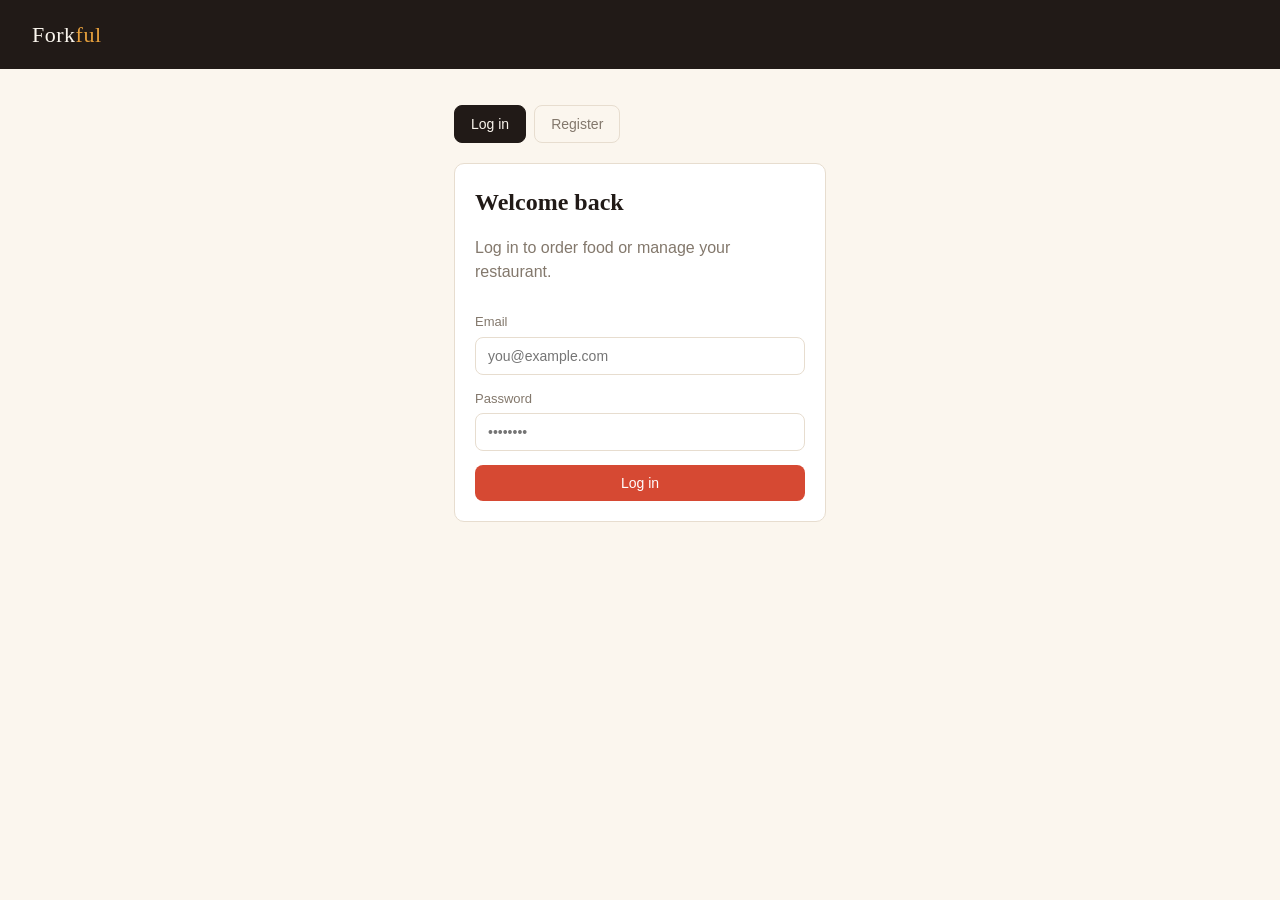
<file: food-ordering-system/frontend/index.html>
<!DOCTYPE html>
<html lang="en">
<head>
<meta charset="UTF-8">
<title>Forkful — Sign in</title>
<meta name="viewport" content="width=device-width, initial-scale=1">
<link rel="stylesheet" href="css/style.css">
</head>
<body>

<div class="topbar">
    <a class="brand" href="index.html">Fork<span>ful</span></a>
</div>

<div class="container" style="max-width:420px;">
    <div class="tabs">
        <button class="tab active" id="tab-login" onclick="switchTab('login')">Log in</button>
        <button class="tab" id="tab-register" onclick="switchTab('register')">Register</button>
    </div>

    <div id="error-banner" class="error-banner"></div>

    <!-- LOGIN -->
    <div id="panel-login" class="card">
        <h2>Welcome back</h2>
        <p class="subtitle">Log in to order food or manage your restaurant.</p>
        <div class="form-row">
            <label>Email</label>
            <input id="login-email" type="email" placeholder="you@example.com">
        </div>
        <div class="form-row">
            <label>Password</label>
            <input id="login-password" type="password" placeholder="••••••••">
        </div>
        <button style="width:100%" onclick="doLogin()">Log in</button>
    </div>

    <!-- REGISTER -->
    <div id="panel-register" class="card" style="display:none;">
        <h2>Create an account</h2>
        <p class="subtitle">Sign up as a customer or as a restaurant admin.</p>
        <div class="form-row">
            <label>I am a</label>
            <select id="reg-role">
                <option value="CUSTOMER">Customer — I want to order food</option>
                <option value="RESTAURANT_ADMIN">Restaurant Admin — I manage a restaurant</option>
            </select>
        </div>
        <div class="form-row">
            <label>Full name</label>
            <input id="reg-name" type="text" placeholder="Jane Doe">
        </div>
        <div class="form-row">
            <label>Email</label>
            <input id="reg-email" type="email" placeholder="you@example.com">
        </div>
        <div class="form-row">
            <label>Password</label>
            <input id="reg-password" type="password" placeholder="At least 6 characters">
        </div>
        <div class="form-row">
            <label>Phone</label>
            <input id="reg-phone" type="text" placeholder="Optional">
        </div>
        <div class="form-row">
            <label>Address</label>
            <input id="reg-address" type="text" placeholder="Delivery / restaurant address">
        </div>
        <button style="width:100%" onclick="doRegister()">Create account</button>
    </div>
</div>

<script src="js/api.js"></script>
<script>
function switchTab(tab) {
    document.getElementById("tab-login").classList.toggle("active", tab === "login");
    document.getElementById("tab-register").classList.toggle("active", tab === "register");
    document.getElementById("panel-login").style.display = tab === "login" ? "block" : "none";
    document.getElementById("panel-register").style.display = tab === "register" ? "block" : "none";
}

async function doLogin() {
    try {
        const auth = await apiCall("/auth/login", {
            method: "POST",
            auth: false,
            body: {
                email: document.getElementById("login-email").value,
                password: document.getElementById("login-password").value
            }
        });
        Session.save(auth);
        redirectByRole(auth.role);
    } catch (e) {
        showError(e.message);
    }
}

async function doRegister() {
    try {
        await apiCall("/auth/register", {
            method: "POST",
            auth: false,
            body: {
                name: document.getElementById("reg-name").value,
                email: document.getElementById("reg-email").value,
                password: document.getElementById("reg-password").value,
                phone: document.getElementById("reg-phone").value,
                address: document.getElementById("reg-address").value,
                role: document.getElementById("reg-role").value
            }
        });
        // Auto-login after successful registration
        const auth = await apiCall("/auth/login", {
            method: "POST",
            auth: false,
            body: {
                email: document.getElementById("reg-email").value,
                password: document.getElementById("reg-password").value
            }
        });
        Session.save(auth);
        redirectByRole(auth.role);
    } catch (e) {
        showError(e.message);
    }
}

function redirectByRole(role) {
    window.location.href = role === "RESTAURANT_ADMIN" ? "admin.html" : "restaurants.html";
}

if (Session.isLoggedIn()) redirectByRole(Session.role);
</script>
</body>
</html>
</file>
<file: food-ordering-system/frontend/css/style.css>
:root {
    --charcoal: #211a17;
    --cream: #fbf6ee;
    --paprika: #d64933;
    --paprika-dark: #b53a26;
    --basil: #3f6b4a;
    --saffron: #e8a13d;
    --line: #e7ddcf;
    --muted: #83786c;
    --radius: 10px;
    --font-display: 'Georgia', 'Iowan Old Style', serif;
    --font-body: -apple-system, BlinkMacSystemFont, 'Segoe UI', Helvetica, Arial, sans-serif;
}

* { box-sizing: border-box; }

body {
    margin: 0;
    font-family: var(--font-body);
    background: var(--cream);
    color: var(--charcoal);
    line-height: 1.5;
}

a { color: inherit; }

.topbar {
    display: flex;
    align-items: center;
    justify-content: space-between;
    padding: 18px 32px;
    background: var(--charcoal);
    color: var(--cream);
}

.topbar .brand {
    font-family: var(--font-display);
    font-size: 22px;
    letter-spacing: 0.5px;
    text-decoration: none;
    color: var(--cream);
}

.topbar .brand span { color: var(--saffron); }

.topbar nav a {
    color: var(--cream);
    text-decoration: none;
    margin-left: 22px;
    font-size: 14px;
    opacity: 0.85;
}
.topbar nav a:hover { opacity: 1; }

.topbar .cart-badge {
    background: var(--paprika);
    border-radius: 999px;
    padding: 2px 9px;
    font-size: 12px;
    margin-left: 6px;
}

.container {
    max-width: 1000px;
    margin: 0 auto;
    padding: 36px 24px 80px;
}

h1, h2, h3 {
    font-family: var(--font-display);
    margin: 0 0 8px;
}

.subtitle {
    color: var(--muted);
    margin-bottom: 28px;
}

.card {
    background: #fff;
    border: 1px solid var(--line);
    border-radius: var(--radius);
    padding: 20px;
    margin-bottom: 16px;
}

.grid {
    display: grid;
    grid-template-columns: repeat(auto-fill, minmax(230px, 1fr));
    gap: 18px;
}

.restaurant-card, .menu-item-card {
    background: #fff;
    border: 1px solid var(--line);
    border-radius: var(--radius);
    padding: 18px;
    display: flex;
    flex-direction: column;
    gap: 8px;
    transition: box-shadow 0.15s ease, transform 0.15s ease;
}
.restaurant-card { cursor: pointer; }
.restaurant-card:hover { box-shadow: 0 6px 18px rgba(33,26,23,0.08); transform: translateY(-2px); }

.tag {
    display: inline-block;
    font-size: 12px;
    color: var(--basil);
    background: rgba(63,107,74,0.1);
    padding: 2px 8px;
    border-radius: 999px;
    width: fit-content;
}
.tag.closed { color: var(--paprika-dark); background: rgba(214,73,51,0.12); }

.price { font-weight: 600; color: var(--paprika-dark); }

button, .btn {
    font-family: var(--font-body);
    background: var(--paprika);
    color: #fff;
    border: none;
    padding: 10px 16px;
    border-radius: 8px;
    font-size: 14px;
    cursor: pointer;
    transition: background 0.15s ease;
}
button:hover { background: var(--paprika-dark); }
button.secondary { background: transparent; color: var(--charcoal); border: 1px solid var(--line); }
button.secondary:hover { background: var(--line); }
button:disabled { opacity: 0.5; cursor: not-allowed; }

input, select, textarea {
    font-family: var(--font-body);
    padding: 10px 12px;
    border: 1px solid var(--line);
    border-radius: 8px;
    font-size: 14px;
    width: 100%;
}

.form-row { margin-bottom: 14px; }
label { display: block; font-size: 13px; color: var(--muted); margin-bottom: 5px; }

.qty-control {
    display: flex;
    align-items: center;
    gap: 8px;
}
.qty-control button {
    padding: 4px 10px;
}

.status-pill {
    display: inline-block;
    padding: 4px 10px;
    border-radius: 999px;
    font-size: 12px;
    font-weight: 600;
    text-transform: uppercase;
    letter-spacing: 0.3px;
}
.status-PLACED { background: #fdf1d8; color: #8a6412; }
.status-ACCEPTED { background: #e2ecff; color: #2c4d9c; }
.status-PREPARING { background: #fde8d8; color: var(--paprika-dark); }
.status-OUT_FOR_DELIVERY { background: #e6f0ff; color: #1f4fa3; }
.status-DELIVERED { background: rgba(63,107,74,0.15); color: var(--basil); }
.status-REJECTED, .status-CANCELLED { background: rgba(214,73,51,0.12); color: var(--paprika-dark); }

.error-banner {
    background: rgba(214,73,51,0.1);
    color: var(--paprika-dark);
    padding: 10px 14px;
    border-radius: 8px;
    margin-bottom: 16px;
    font-size: 14px;
    display: none;
}

.empty-state {
    text-align: center;
    color: var(--muted);
    padding: 60px 20px;
}

.tracker {
    display: flex;
    justify-content: space-between;
    margin: 24px 0;
}
.tracker .step {
    flex: 1;
    text-align: center;
    font-size: 12px;
    color: var(--muted);
    position: relative;
}
.tracker .step .dot {
    width: 14px; height: 14px;
    border-radius: 50%;
    background: var(--line);
    margin: 0 auto 6px;
}
.tracker .step.done .dot { background: var(--basil); }
.tracker .step.current .dot { background: var(--paprika); }

table { width: 100%; border-collapse: collapse; }
th, td { text-align: left; padding: 10px 8px; border-bottom: 1px solid var(--line); font-size: 14px; }
th { color: var(--muted); font-weight: 600; font-size: 12px; text-transform: uppercase; }

.tabs { display: flex; gap: 8px; margin-bottom: 20px; }
.tabs button.tab { background: transparent; color: var(--muted); border: 1px solid var(--line); }
.tabs button.tab.active { background: var(--charcoal); color: var(--cream); border-color: var(--charcoal); }

.role-hint { font-size: 12px; color: var(--muted); margin-top: -8px; margin-bottom: 14px; }
</file>
